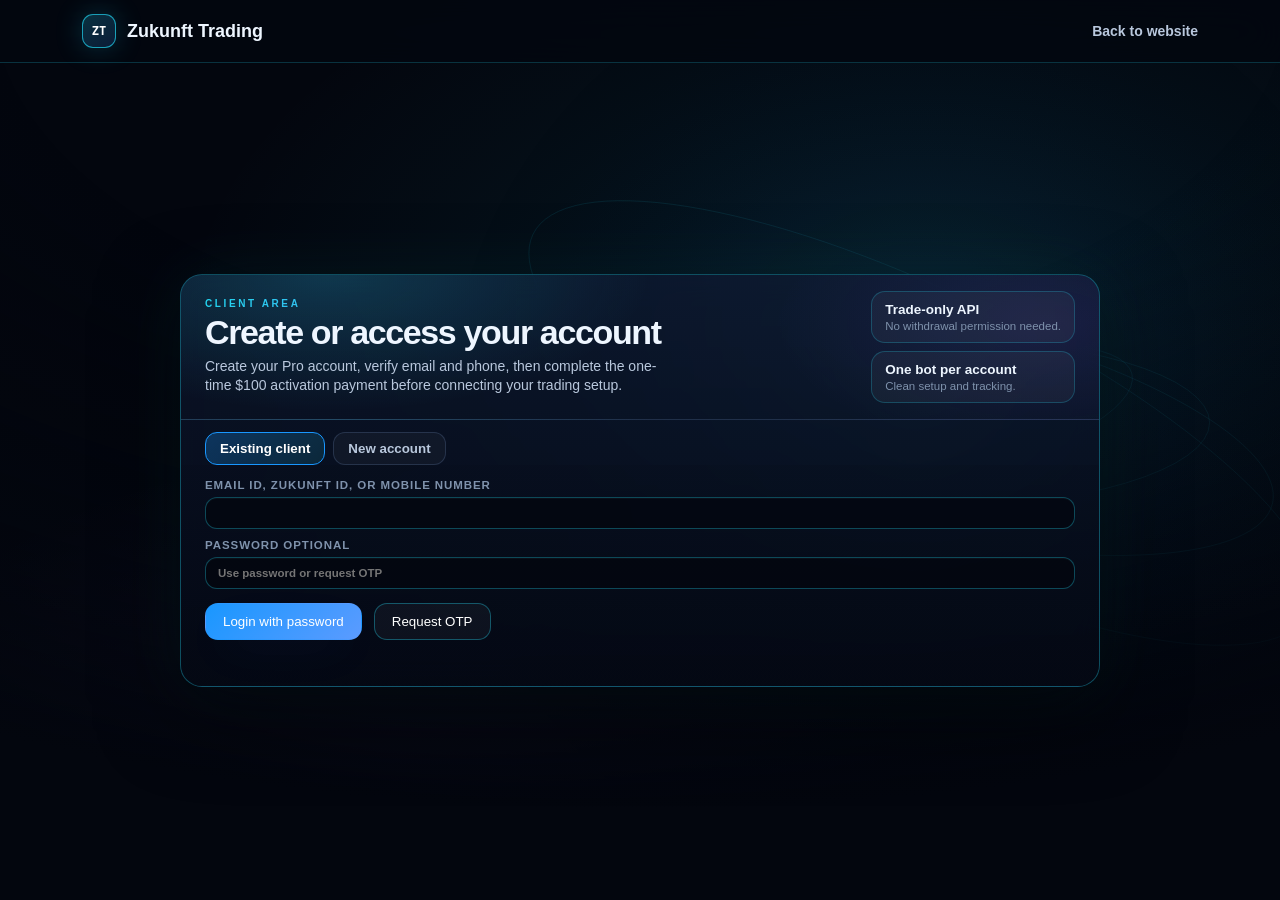
<file: account.html>
<!doctype html>
<html lang="en">
<head>
<meta charset="utf-8">
<title>Zukunft Trading - Account Signup / Login</title>
<meta name="viewport" content="width=device-width, initial-scale=1">
<style>
  :root{--ground:#03060E;--surface:rgba(255,255,255,.045);--line:rgba(140,175,235,.18);--line-2:rgba(34,211,238,.36);--ink:#EEF6FF;--ink-soft:#B9C8DD;--muted:#7F92AC;--accent:#1997FF;--accent-2:#22D3EE;--iris:#8B5CF6;--up:#22D08A;--bad:#FF5B7A}
  *{box-sizing:border-box}html{min-height:100%;background:var(--ground)}body{margin:0;min-height:100svh;color:var(--ink);font-family:-apple-system,BlinkMacSystemFont,"Segoe UI",Roboto,Helvetica,Arial,sans-serif;background:radial-gradient(1200px 700px at 72% 36%,rgba(34,211,238,.1),transparent 62%),radial-gradient(820px 480px at 30% 84%,rgba(139,92,246,.1),transparent 64%),var(--ground);overflow-x:hidden}
  canvas{position:fixed;inset:0;width:100vw;height:100vh;pointer-events:none;z-index:0;opacity:.9;will-change:opacity}
  .vignette{position:fixed;inset:0;z-index:1;pointer-events:none;background:radial-gradient(120% 90% at 50% 0%,transparent 42%,rgba(3,6,14,.58) 82%,var(--ground) 100%)}
  .page{position:relative;z-index:2;min-height:100svh;display:grid;place-items:center;padding:66px 22px 6px}
  .top{position:fixed;left:0;right:0;top:0;z-index:5;border-bottom:1px solid rgba(34,211,238,.22);background:rgba(3,7,16,.8);backdrop-filter:blur(18px)}
  .top-in{height:62px;display:flex;align-items:center;justify-content:space-between;gap:18px;width:min(1160px,100%);margin:auto;padding:0 22px}
  .brand{display:flex;align-items:center;gap:11px;font-weight:850;font-size:18px}.brand-mark{width:34px;height:34px;border-radius:11px;display:grid;place-items:center;font:850 12px ui-monospace,monospace;color:#fff;background:linear-gradient(145deg,rgba(34,211,238,.22),rgba(59,130,246,.18));border:1px solid rgba(34,211,238,.7);box-shadow:0 0 28px rgba(34,211,238,.22)}
  .back{color:var(--ink-soft);text-decoration:none;font-weight:750;font-size:14px}.back:hover{color:#fff}
  .auth-card{width:min(920px,100%);border:1px solid rgba(34,211,238,.34);border-radius:22px;background:linear-gradient(180deg,rgba(14,25,49,.78),rgba(5,10,22,.86));box-shadow:0 24px 80px rgba(0,0,0,.58),0 0 70px rgba(34,211,238,.08);overflow:hidden;backdrop-filter:blur(14px)}
  .auth-head{display:grid;grid-template-columns:1fr auto;gap:16px;align-items:center;padding:16px 24px;border-bottom:1px solid var(--line);background:radial-gradient(520px 220px at 16% 0%,rgba(34,211,238,.18),transparent 62%),radial-gradient(420px 200px at 94% 34%,rgba(139,92,246,.11),transparent 64%)}
  .kicker{margin:0 0 6px;font-size:10px;font-weight:800;letter-spacing:.26em;text-transform:uppercase;background:linear-gradient(90deg,var(--accent-2),var(--iris));-webkit-background-clip:text;background-clip:text;color:transparent}
  h1{margin:0;font-size:clamp(25px,3vw,34px);line-height:1;letter-spacing:-.04em}.lead{margin:8px 0 0;color:var(--ink-soft);font-size:14px;max-width:60ch;line-height:1.38}
  .tabs{display:flex;gap:8px;padding:12px 24px 0}.tab{border:1px solid var(--line);background:rgba(255,255,255,.035);color:var(--ink-soft);padding:8px 14px;border-radius:12px;cursor:pointer;font-weight:800}.tab.active{color:#fff;border-color:var(--accent);background:linear-gradient(135deg,rgba(25,151,255,.28),rgba(34,211,238,.12))}
  .auth-body{padding:14px 24px 18px;background:linear-gradient(180deg,rgba(3,7,16,.12),rgba(3,7,16,.34))}.auth-pane{display:none}.auth-pane.active{display:block}.form-grid{display:grid;grid-template-columns:repeat(4,1fr);gap:10px}.form-grid>label:not(.full){grid-column:span 1}.full{grid-column:1/-1}.form-grid>.country-field{grid-column:1 / span 2}.form-grid>label:has(#signupEmail){grid-column:3 / span 2}.form-grid>.phone-grid{grid-column:1 / span 2}.form-grid>label:has(#signupPass){grid-column:3 / span 1}.form-grid>label:has(#signupPass2){grid-column:4 / span 1}
  label{display:grid;gap:6px;font-size:11.5px;color:var(--muted);font-weight:800;text-transform:uppercase;letter-spacing:.08em}
  input,select{width:100%;border:1px solid rgba(34,211,238,.32);border-radius:12px;background:rgba(3,6,14,.72);color:#fff;padding:9px 12px;font:inherit;outline:none;box-shadow:inset 0 1px 0 rgba(255,255,255,.03);color-scheme:dark}input:focus,select:focus{border-color:var(--accent-2);box-shadow:0 0 0 3px rgba(34,211,238,.12),0 0 28px rgba(34,211,238,.08)}input[readonly]{opacity:.78}input[type="date"]::-webkit-calendar-picker-indicator{filter:invert(1) brightness(1.7);opacity:.75;cursor:pointer}
  .combo-field{position:relative}.combo-wrap{position:relative}.combo-wrap input{padding-right:42px}.combo-wrap:after{content:"";position:absolute;right:15px;top:50%;width:8px;height:8px;border-right:2px solid #C9D8EF;border-bottom:2px solid #C9D8EF;transform:translateY(-70%) rotate(45deg);pointer-events:none}.combo-menu{position:absolute;z-index:20;left:0;right:0;top:calc(100% + 7px);display:none;max-height:124px;overflow:auto;border:1px solid rgba(34,211,238,.34);border-radius:16px;background:linear-gradient(180deg,rgba(10,22,42,.98),rgba(4,9,20,.98));box-shadow:0 28px 80px rgba(0,0,0,.58),0 0 42px rgba(34,211,238,.1);padding:6px;backdrop-filter:blur(16px)}.combo-field.open .combo-menu{display:block}.combo-option{width:100%;border:0;border-radius:11px;background:transparent;color:#DCEBFF;text-align:left;padding:8px 11px;font:800 12.5px inherit;cursor:pointer}.combo-option:hover,.combo-option.active{background:linear-gradient(135deg,rgba(25,151,255,.22),rgba(34,211,238,.1));color:#fff}.combo-empty{padding:9px 11px;color:var(--muted);font-size:12.5px}.combo-hint{display:none;margin-top:3px;color:var(--muted);font-size:10.5px;text-transform:none;letter-spacing:0;font-weight:700}.country-field.open .combo-hint,.country-field:focus-within .combo-hint{display:block}.phone-grid{display:grid;grid-template-columns:minmax(150px,.36fr) 1fr;gap:10px}.plan-choice{display:grid;grid-template-columns:1fr;gap:10px;margin:0 0 12px}.plan-card{border:1px solid var(--accent-2);border-radius:15px;background:linear-gradient(135deg,rgba(25,151,255,.22),rgba(34,211,238,.09));padding:10px 13px;box-shadow:0 0 30px rgba(34,211,238,.09)}.plan-card b{display:block;color:#fff;font-size:13.5px}.plan-card span{display:block;color:var(--muted);font-size:11px;margin-top:3px;text-transform:none;letter-spacing:0;font-weight:700}
  .rule-list{display:flex;gap:8px;flex-wrap:wrap;margin:2px 0 10px}.rule{font-size:11px;color:var(--muted);border:1px solid var(--line);border-radius:999px;padding:4px 8px}.rule.ok{color:var(--up);border-color:rgba(34,208,138,.35);background:rgba(34,208,138,.08)}
  .actions{display:flex;gap:12px;flex-wrap:wrap;margin-top:14px}.btn{border:1px solid transparent;border-radius:13px;padding:10px 17px;font:800 14px inherit;cursor:pointer;color:#fff}.btn-primary{background:linear-gradient(135deg,var(--accent),#5B9BFF);box-shadow:0 16px 44px -18px rgba(59,130,246,.9)}.btn-ghost{background:rgba(255,255,255,.04);border-color:var(--line-2)}
  .msg{min-height:18px;color:var(--muted);font-size:12.5px;margin-top:10px}.msg.err{color:var(--bad)}.otp-box,.success-box{display:none;margin-top:12px;padding:12px 14px;border-radius:14px;border:1px solid var(--line);background:rgba(255,255,255,.035);color:var(--ink-soft)}.otp-box.show,.success-box.show{display:block}.success-box{border-color:rgba(34,208,138,.35);background:rgba(34,208,138,.09);color:#BDF7DD}.demo-code{font-family:ui-monospace,monospace;color:#fff;font-weight:850}
  .aside{display:grid;gap:8px;align-content:start;min-width:200px}.mini-card{border:1px solid rgba(34,211,238,.24);border-radius:14px;padding:10px 13px;background:rgba(255,255,255,.04)}.mini-card b{display:block;font-size:13.5px}.mini-card span{display:block;color:var(--muted);font-size:11.5px;margin-top:3px}
  @media(max-width:780px){.auth-head{grid-template-columns:1fr}.aside{grid-template-columns:1fr 1fr}.form-grid,.plan-choice,.phone-grid{grid-template-columns:1fr}.form-grid>label:not(.full),.form-grid>.country-field,.form-grid>label:has(#signupEmail),.form-grid>.phone-grid,.form-grid>label:has(#signupPass),.form-grid>label:has(#signupPass2){grid-column:auto}.page{padding-top:82px}.tabs,.auth-body,.auth-head{padding-left:20px;padding-right:20px}}
  @media(max-width:520px){.page{padding:68px 10px 8px}.top-in{height:56px;padding:0 14px}.brand{font-size:15px}.back{font-size:13px}.auth-card{border-radius:18px}.auth-head{padding:13px 15px}.aside{display:none}.kicker{font-size:9.5px;margin-bottom:5px}h1{font-size:25px}.lead{font-size:12.5px;line-height:1.35;margin-top:7px}.tabs{padding:10px 14px 0}.tab{padding:8px 10px;font-size:13px}.auth-body{padding:12px 14px 14px}.plan-choice{grid-template-columns:1fr;gap:8px;margin-bottom:10px}.plan-card{padding:9px 10px;border-radius:13px}.plan-card b{font-size:12.5px}.plan-card span{display:none}.form-grid{grid-template-columns:repeat(2,1fr);gap:9px}.form-grid>label:not(.full){grid-column:span 1}.form-grid>.country-field,.form-grid>label:has(#signupEmail),.form-grid>.phone-grid{grid-column:1 / -1}.form-grid>label:has(#signupPass){grid-column:1 / span 1}.form-grid>label:has(#signupPass2){grid-column:2 / span 1}label{font-size:10.5px;gap:5px}input,select{padding:8px 10px;font-size:13px}.rule-list{gap:6px;margin-bottom:8px}.rule{font-size:10px;padding:3px 7px}.actions{margin-top:10px}.btn{padding:9px 13px;font-size:13px}.phone-grid{grid-template-columns:1fr 1fr}}
  @media(max-width:380px){.page{padding:60px 8px 4px}.top-in{height:52px}.auth-head{padding:10px 12px}.kicker{display:none}h1{font-size:22px}.lead{display:none}.tabs{padding:8px 12px 0}.tab{padding:7px 9px;font-size:12px}.auth-body{padding:9px 12px 10px}.plan-choice{margin-bottom:7px}.plan-card{padding:7px 9px}.plan-card b{font-size:11.5px}.form-grid{gap:7px}label{font-size:9.5px;gap:4px}input,select{padding:6px 8px;font-size:12px;border-radius:10px}.combo-menu{max-height:96px}.rule-list{margin:0 0 5px}.rule{font-size:9px;padding:2px 6px}.actions{margin-top:7px}.btn{padding:8px 11px;font-size:12px}.msg{min-height:14px;margin-top:6px;font-size:11px}}
</style>
</head>
<body>
<canvas id="bg" aria-hidden="true"></canvas>
<div class="vignette" aria-hidden="true"></div>
<header class="top">
  <div class="top-in">
    <div class="brand"><span class="brand-mark">ZT</span><span>Zukunft Trading</span></div>
    <a class="back" href="zukunft-trading.html">Back to website</a>
  </div>
</header>
<main class="page">
  <section class="auth-card">
    <div class="auth-head">
      <div>
        <p class="kicker">Client area</p>
        <h1>Create or access your account</h1>
        <p class="lead">Create your Pro account, verify email and phone, then complete the one-time $100 activation payment before connecting your trading setup.</p>
      </div>
      <div class="aside">
        <div class="mini-card"><b>Trade-only API</b><span>No withdrawal permission needed.</span></div>
        <div class="mini-card"><b>One bot per account</b><span>Clean setup and tracking.</span></div>
      </div>
    </div>
    <div class="tabs" role="tablist">
      <button class="tab active" data-tab="login" type="button">Existing client</button>
      <button class="tab" data-tab="signup" type="button">New account</button>
    </div>
    <div class="auth-body">
      <form class="auth-pane" id="signupPane">
        <div class="plan-choice" aria-label="Account type"><div class="plan-card"><b>Pro Live - $100 one time</b><span>Live Binance Futures connection, dashboard and bot control</span></div></div>
        <div class="form-grid">
          <label>First name<input id="firstName" autocomplete="given-name" required></label>
          <label>Last name<input id="lastName" autocomplete="family-name" required></label>
          <label>Date of birth<input id="dob" type="date" required></label>
          <label>Age<input id="age" readonly placeholder="Auto"></label>
          <label class="full combo-field" id="countryField">Country of residence<span class="combo-wrap"><input id="country" autocomplete="off" placeholder="Search or type your country" required></span><span class="combo-menu" id="countryMenu"></span><span class="combo-hint">If your country is not listed, type it and it will be saved for next time.</span></label>
          <label>Email ID<input id="signupEmail" type="email" autocomplete="email" required></label>
          <div class="phone-grid">
            <label class="combo-field" id="phoneCodeField">Extension<span class="combo-wrap"><input id="phoneCode" autocomplete="off" placeholder="+49 Germany" required></span><span class="combo-menu" id="phoneCodeMenu"></span></label>
            <label>Mobile number<input id="signupPhone" type="tel" autocomplete="tel" placeholder="170 0000000" required></label>
          </div>
          <label>Password<input id="signupPass" type="password" autocomplete="new-password" required></label>
          <label>Repeat password<input id="signupPass2" type="password" autocomplete="new-password" required></label>
          <div class="full"><div class="rule-list" id="rules"><span class="rule" data-rule="len">8+ characters</span><span class="rule" data-rule="cap">1 capital letter</span><span class="rule" data-rule="num">1 number</span><span class="rule" data-rule="match">Passwords match</span></div></div>
        </div>
        <div class="actions"><button class="btn btn-primary" type="submit">Create account</button></div>
        <div class="msg" id="signupMsg"></div>
        <div class="otp-box" id="signupOtp"><p id="emailOtpText">Email OTP sent. Check your inbox and enter the code below.</p><p id="phoneOtpText">Phone OTP sent. Enter the phone code below.</p><div class="form-grid"><label>Email OTP<input id="emailOtp" inputmode="numeric" maxlength="6"></label><label id="phoneOtpField">Phone OTP<input id="phoneOtp" inputmode="numeric" maxlength="6"></label></div><div class="actions"><button class="btn btn-primary" type="button" id="verifySignup">Verify and continue</button></div></div>
        <div class="success-box" id="signupSuccess">Account verified. Login to continue to the secure payment page.</div>
      </form>
      <form class="auth-pane active" id="loginPane">
        <div class="form-grid">
          <label class="full">Email ID, Zukunft ID, or mobile number<input id="loginId" autocomplete="username" required></label>
          <label class="full">Password optional<input id="loginPass" type="password" autocomplete="current-password" placeholder="Use password or request OTP"></label>
        </div>
        <div class="actions"><button class="btn btn-primary" type="submit">Login with password</button><button class="btn btn-ghost" type="button" id="requestLoginOtp">Request OTP</button></div>
        <div class="msg" id="loginMsg"></div>
        <div class="otp-box" id="loginOtpBox"><p>Login OTP sent. Check your email and enter the code below.</p><label>OTP<input id="loginOtp" inputmode="numeric" maxlength="6"></label><div class="actions"><button class="btn btn-primary" type="button" id="verifyLogin">Verify login</button></div></div>
        <div class="success-box" id="loginSuccess">Login successful. Checking payment status.</div>
      </form>
    </div>
  </section>
</main>
<script>
(function(){
  var API=window.ZUKUNFT_API_URL||(location.protocol==='file:'||location.hostname==='localhost'||location.hostname==='127.0.0.1'?'http://localhost:5050':'https://zukunft-trading-backend.onrender.com'),pendingSignup=null,pendingLogin=null;
  function $(id){return document.getElementById(id)}function clean(v){return String(v||'').trim()}
  function setMsg(id,msg,err){var el=$(id);if(!el)return;el.textContent=msg||'';el.classList.toggle('err',!!err)}
  function api(path,body){return fetch(API+path,{method:'POST',headers:{'Content-Type':'application/json'},body:JSON.stringify(body)}).catch(function(){throw new Error('Backend is not running. Open D:\\Start Zukunft Account.bat and keep that window open.')}).then(function(r){return r.json().then(function(d){if(!r.ok)throw new Error(d.error||'Request failed');return d})})}
  function openNext(token){fetch(API+'/payments/status',{headers:{Authorization:'Bearer '+token}}).then(function(r){return r.json().then(function(d){if(!r.ok)throw new Error(d.error||'Could not check payment status');return d})}).then(function(d){setTimeout(function(){location.href=d.status==='active'?'portal.html':'payment.html'},500)}).catch(function(err){setMsg('loginMsg',err.message,true)})}
  function showTab(name){document.querySelectorAll('.tab').forEach(function(x){x.classList.toggle('active',x.dataset.tab===name)});$('signupPane').classList.toggle('active',name==='signup');$('loginPane').classList.toggle('active',name==='login')}
  var countryData=[
    ['Germany','+49'],['United States','+1'],['Canada','+1'],['United Kingdom','+44'],['India','+91'],['Australia','+61'],['France','+33'],['Spain','+34'],['Italy','+39'],['Netherlands','+31'],['Switzerland','+41'],['Austria','+43'],['Belgium','+32'],['Sweden','+46'],['Norway','+47'],['Denmark','+45'],['Finland','+358'],['Poland','+48'],['Portugal','+351'],['Ireland','+353'],['United Arab Emirates','+971'],['Saudi Arabia','+966'],['Singapore','+65'],['Japan','+81'],['South Korea','+82'],['China','+86'],['Brazil','+55'],['Mexico','+52'],['South Africa','+27'],['Turkey','+90'],['New Zealand','+64'],['Luxembourg','+352'],['Czech Republic','+420'],['Slovakia','+421'],['Hungary','+36'],['Romania','+40'],['Bulgaria','+359'],['Croatia','+385'],['Slovenia','+386'],['Greece','+30'],['Cyprus','+357'],['Malta','+356'],['Estonia','+372'],['Latvia','+371'],['Lithuania','+370'],['Iceland','+354'],['Liechtenstein','+423'],['Monaco','+377'],['Andorra','+376'],['Israel','+972'],['Qatar','+974'],['Kuwait','+965'],['Bahrain','+973'],['Oman','+968'],['Thailand','+66'],['Malaysia','+60'],['Indonesia','+62'],['Philippines','+63'],['Vietnam','+84'],['Taiwan','+886'],['Hong Kong','+852'],['Pakistan','+92'],['Bangladesh','+880'],['Sri Lanka','+94'],['Nepal','+977'],['Egypt','+20'],['Morocco','+212'],['Nigeria','+234'],['Kenya','+254'],['Ghana','+233'],['Argentina','+54'],['Chile','+56'],['Colombia','+57'],['Peru','+51'],['Uruguay','+598'],['Russia','+7'],['Ukraine','+380'],['Serbia','+381'],['Georgia','+995'],['Armenia','+374']
  ].map(function(x){return {name:x[0],code:x[1]}});
  try{JSON.parse(localStorage.getItem('ztCountries')||'[]').forEach(function(c){if(c&&!countryData.some(function(d){return d.name===c}))countryData.push({name:c,code:''})})}catch(e){}
  countryData.sort(function(a,b){return a.name.localeCompare(b.name)});
  function saveCountry(v){v=clean(v);if(v&&!countryData.some(function(d){return d.name===v})){countryData.push({name:v,code:''});countryData.sort(function(a,b){return a.name.localeCompare(b.name)});localStorage.setItem('ztCountries',JSON.stringify(countryData.filter(function(d){return !d.code}).map(function(d){return d.name})))}renderCountries();renderPhoneCodes()}
  function renderMenu(menuId,items,query,emptyText,choose){var menu=$(menuId);menu.innerHTML='';var q=clean(query).toLowerCase(),shown=items.filter(function(item){return !q||item.search.toLowerCase().includes(q)}).slice(0,14);shown.forEach(function(item){var b=document.createElement('button');b.type='button';b.className='combo-option';b.textContent=item.label;b.addEventListener('mousedown',function(e){e.preventDefault();choose(item)});menu.appendChild(b)});if(!shown.length){var d=document.createElement('div');d.className='combo-empty';d.textContent=emptyText;menu.appendChild(d)}}
  function renderCountries(){renderMenu('countryMenu',countryData.map(function(c){return {label:c.name,search:c.name,item:c}}),$('country').value,'Press Enter to save "'+$('country').value+'"',function(item){$('country').value=item.item.name;if(item.item.code)$('phoneCode').value=item.item.code+' '+item.item.name;$('countryField').classList.remove('open')})}
  function renderPhoneCodes(){renderMenu('phoneCodeMenu',countryData.map(function(c){return {label:(c.code||'Code needed')+'  '+c.name,search:(c.code+' '+c.name),item:c}}),$('phoneCode').value,'Type country code manually',function(item){$('phoneCode').value=(item.item.code?item.item.code+' ':'')+item.item.name;$('phoneCodeField').classList.remove('open')})}
  renderCountries();renderPhoneCodes();
  $('country').addEventListener('focus',function(){$('countryField').classList.add('open');renderCountries()});
  $('country').addEventListener('input',function(){$('countryField').classList.add('open');renderCountries()});
  $('country').addEventListener('keydown',function(e){if(e.key==='Enter'){e.preventDefault();saveCountry(this.value);$('countryField').classList.remove('open')}});
  $('phoneCode').addEventListener('focus',function(){$('phoneCodeField').classList.add('open');renderPhoneCodes()});
  $('phoneCode').addEventListener('input',function(){$('phoneCodeField').classList.add('open');renderPhoneCodes()});
  document.addEventListener('mousedown',function(e){if(!$('countryField').contains(e.target))$('countryField').classList.remove('open');if(!$('phoneCodeField').contains(e.target))$('phoneCodeField').classList.remove('open')});
  function calcAge(){var d=$('dob').value;if(!d){$('age').value='';return}var b=new Date(d),n=new Date(),a=n.getFullYear()-b.getFullYear(),m=n.getMonth()-b.getMonth();if(m<0||m===0&&n.getDate()<b.getDate())a--;$('age').value=String(Math.max(0,a))}$('dob').addEventListener('change',calcAge);
  function rules(){var p=$('signupPass').value,p2=$('signupPass2').value,s={len:p.length>=8,cap:/[A-Z]/.test(p),num:/\d/.test(p),match:p&&p===p2};Object.keys(s).forEach(function(k){var el=document.querySelector('[data-rule="'+k+'"]');if(el)el.classList.toggle('ok',!!s[k])});return s.len&&s.cap&&s.num&&s.match}
  ['signupPass','signupPass2'].forEach(function(id){$(id).addEventListener('input',rules)});
  document.querySelectorAll('.tab').forEach(function(t){t.addEventListener('click',function(){showTab(t.dataset.tab)})});
  $('signupPane').addEventListener('submit',function(e){e.preventDefault();if(!rules()){setMsg('signupMsg','Password must be 8+ characters with 1 capital letter, 1 number, and both entries must match.',true);return}saveCountry($('country').value);setMsg('signupMsg','Requesting OTP...',false);api('/auth/signup',{accountType:'pro_live',firstName:clean($('firstName').value),lastName:clean($('lastName').value),dob:$('dob').value,age:Number($('age').value||0),country:clean($('country').value),email:clean($('signupEmail').value),phoneCode:clean($('phoneCode').value),phone:clean($('signupPhone').value),password:$('signupPass').value}).then(function(d){pendingSignup=d;var needsPhone=!!d.phoneOtpSent;$('phoneOtpText').style.display=needsPhone?'block':'none';$('phoneOtpField').style.display=needsPhone?'grid':'none';$('phoneOtp').value='';$('signupOtp').classList.add('show');setMsg('signupMsg',needsPhone?'OTP sent. Verify email and phone to create your Pro account.':'Email OTP sent. Verify your email to create your Pro account.',false)}).catch(function(err){setMsg('signupMsg',err.message,true)})});
  $('verifySignup').addEventListener('click',function(){if(!pendingSignup){setMsg('signupMsg','Request OTP first.',true);return}api('/auth/verify-signup',{signupRequestId:pendingSignup.signupRequestId,emailOtp:clean($('emailOtp').value),phoneOtp:clean($('phoneOtp').value)}).then(function(d){localStorage.removeItem('ztToken');$('signupSuccess').textContent='Account created. Your Zukunft ID is '+d.customerNumber+'. Please login now.';$('signupSuccess').classList.add('show');setMsg('signupMsg','Verified. Account created, but portal access needs login OTP.',false);$('loginId').value=d.customerNumber||clean($('signupEmail').value);$('loginPass').value='';$('loginOtp').value='';pendingLogin=null;$('loginOtpBox').classList.remove('show');setTimeout(function(){showTab('login');setMsg('loginMsg','Login with your password. We will send an OTP before portal access.',false)},900)}).catch(function(err){setMsg('signupMsg',err.message,true)})});
  $('loginPane').addEventListener('submit',function(e){e.preventDefault();setMsg('loginMsg','Checking account...',false);api('/auth/login',{identifier:clean($('loginId').value),password:$('loginPass').value}).then(function(d){pendingLogin=d;$('loginOtp').value='';$('loginOtpBox').classList.add('show');$('loginSuccess').classList.remove('show');setMsg('loginMsg','Password verified. OTP sent to your email. Enter it to open portal.',false)}).catch(function(err){setMsg('loginMsg',err.message,true)})});
  $('requestLoginOtp').addEventListener('click',function(){setMsg('loginMsg','Sending OTP...',false);api('/auth/request-login-otp',{identifier:clean($('loginId').value)}).then(function(d){pendingLogin=d;$('loginOtpBox').classList.add('show');setMsg('loginMsg','OTP sent. Check your email.',false)}).catch(function(err){setMsg('loginMsg',err.message,true)})});
  $('verifyLogin').addEventListener('click',function(){if(!pendingLogin){setMsg('loginMsg','Request OTP first.',true);return}api('/auth/verify-login-otp',{userId:pendingLogin.userId,loginOtp:clean($('loginOtp').value)}).then(function(d){localStorage.setItem('ztToken',d.token);$('loginSuccess').textContent='Login successful. Checking payment status...';$('loginSuccess').classList.add('show');setMsg('loginMsg','Verified.',false);openNext(d.token)}).catch(function(err){setMsg('loginMsg',err.message,true)})});
  var cv=$('bg'),ctx=cv.getContext('2d'),mx=0,my=0,tmx=0,tmy=0,reduce=matchMedia('(prefers-reduced-motion: reduce)').matches;
  function resize(){cv.width=innerWidth;cv.height=innerHeight}resize();addEventListener('resize',resize);
  addEventListener('pointermove',function(e){tmx=(e.clientX/innerWidth-.5)*2;tmy=(e.clientY/innerHeight-.5)*2},{passive:true});
  function frame(t){mx+=(tmx-mx)*.035;my+=(tmy-my)*.035;ctx.clearRect(0,0,cv.width,cv.height);var W=cv.width,H=cv.height,cx=W*.72+mx*18,cy=H*.47+my*12,r=Math.min(W,H);var g=ctx.createRadialGradient(cx,cy,0,cx,cy,r*.58);g.addColorStop(0,'rgba(34,211,238,.105)');g.addColorStop(.46,'rgba(59,130,246,.035)');g.addColorStop(1,'transparent');ctx.fillStyle=g;ctx.fillRect(0,0,W,H);ctx.strokeStyle='rgba(34,211,238,.11)';ctx.lineWidth=1;for(var i=0;i<4;i++){ctx.beginPath();ctx.ellipse(cx,cy,r*(.24+i*.08),r*(.07+i*.025),(-17+i*13+(reduce?0:t*.003))*Math.PI/180,0,Math.PI*2);ctx.stroke()}if(!reduce)requestAnimationFrame(frame)}requestAnimationFrame(frame);
})();
</script>
</body>
</html>
</file>
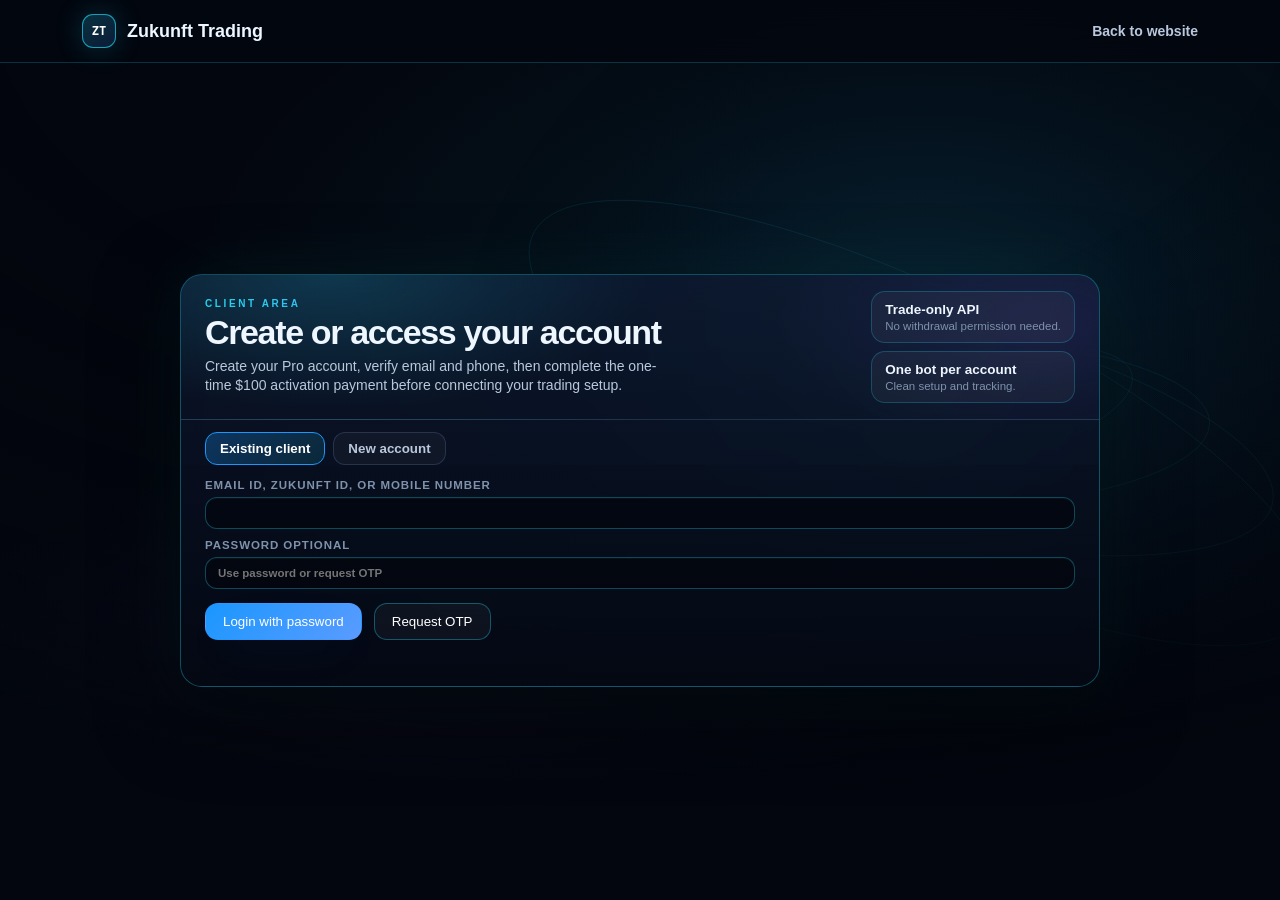
<file: payment.html>
<!doctype html>
<html lang="en">
<head>
<meta charset="utf-8">
<meta name="viewport" content="width=device-width,initial-scale=1">
<title>Activate Pro | Zukunft Trading</title>
<style>
:root{--bg:#030712;--panel:#0a1427;--line:rgba(148,177,226,.2);--ink:#f5f9ff;--soft:#c3d2e9;--muted:#8293b0;--cyan:#22d3ee;--blue:#1997ff;--good:#51e6a8;--bad:#ff8ba0}*{box-sizing:border-box}html{background:var(--bg);min-height:100%}body{margin:0;min-height:100svh;color:var(--ink);font-family:-apple-system,BlinkMacSystemFont,"Segoe UI",Roboto,Helvetica,Arial,sans-serif;background:radial-gradient(900px 560px at 72% 18%,rgba(34,211,238,.13),transparent 64%),radial-gradient(720px 520px at 18% 86%,rgba(25,151,255,.1),transparent 65%),var(--bg)}.top{border-bottom:1px solid var(--line);background:rgba(3,7,18,.82);backdrop-filter:blur(16px)}.top-in{width:min(1120px,100%);height:66px;margin:auto;padding:0 22px;display:flex;align-items:center;justify-content:space-between}.brand{font-weight:950;letter-spacing:.04em}.back{color:var(--soft);text-decoration:none;font-weight:800;font-size:13px}.page{width:min(1120px,100%);margin:auto;padding:58px 22px;display:grid;grid-template-columns:1.15fr .85fr;gap:24px;align-items:start}.panel{border:1px solid rgba(34,211,238,.28);border-radius:22px;background:linear-gradient(145deg,rgba(13,28,53,.92),rgba(5,10,22,.94));box-shadow:0 30px 100px rgba(0,0,0,.48);padding:28px}.kicker{margin:0 0 10px;color:var(--cyan);font-size:11px;font-weight:900;text-transform:uppercase;letter-spacing:.14em}h1{margin:0;font-size:clamp(34px,6vw,64px);line-height:.98}.gradient{background:linear-gradient(90deg,#fff,var(--cyan),#7aa7ff);-webkit-background-clip:text;background-clip:text;color:transparent}.lead{color:var(--soft);line-height:1.6;max-width:650px}.price{display:flex;align-items:end;gap:8px;margin:24px 0}.price b{font-size:56px;line-height:1}.price span{color:var(--muted);font-weight:800;padding-bottom:8px}.features{display:grid;gap:11px;margin:22px 0}.feature{display:flex;gap:10px;color:var(--soft)}.feature:before{content:"✓";color:var(--good);font-weight:950}.btn{width:100%;border:0;border-radius:14px;padding:14px 18px;background:linear-gradient(135deg,var(--blue),var(--cyan));color:#02111a;font:950 15px inherit;cursor:pointer;box-shadow:0 14px 38px rgba(34,211,238,.2)}.btn:disabled{opacity:.6;cursor:wait}.btn.secondary{margin-top:10px;background:rgba(255,255,255,.055);color:#fff;border:1px solid var(--line);box-shadow:none}.msg{min-height:20px;margin-top:13px;color:var(--muted);font-size:13px}.msg.err{color:var(--bad)}.msg.ok{color:var(--good)}.summary h2{margin-top:0}.row{display:flex;justify-content:space-between;gap:16px;padding:13px 0;border-bottom:1px solid var(--line);color:var(--muted)}.row b{color:#fff;text-align:right}.secure{margin-top:18px;padding:14px;border:1px solid rgba(81,230,168,.25);border-radius:14px;background:rgba(81,230,168,.06);color:var(--soft);font-size:13px;line-height:1.5}.risk{margin-top:18px;color:var(--muted);font-size:12px;line-height:1.55}@media(max-width:760px){.page{grid-template-columns:1fr;padding:30px 14px}.panel{padding:22px}.top-in{padding:0 16px}}
</style>
</head>
<body>
<header class="top"><div class="top-in"><div class="brand">ZUKUNFT TRADING</div><a class="back" href="account.html" id="logout">Log out</a></div></header>
<main class="page">
  <section class="panel">
    <p class="kicker">Step 2 of 3</p>
    <h1>Activate <span class="gradient">Pro Live</span></h1>
    <p class="lead">Your identity is verified. Complete the one-time Pro activation payment before connecting Binance Futures, Coinalyze and your trading capital.</p>
    <div class="price"><b>$100</b><span>USD one time</span></div>
    <div class="features"><div class="feature">Live Binance Futures connection</div><div class="feature">Mandatory Coinalyze market-data verification</div><div class="feature">Performance dashboard and bot controls</div><div class="feature">One trading bot per verified account</div></div>
    <button class="btn" id="pay" type="button">Continue to secure payment</button>
    <button class="btn secondary" id="continue" type="button" hidden>Continue to bot setup</button>
    <div class="msg" id="message">Checking your payment status...</div>
  </section>
  <aside class="panel summary">
    <h2>Order summary</h2>
    <div class="row"><span>Plan</span><b>Zukunft Trading Pro</b></div>
    <div class="row"><span>Billing</span><b>One-time payment</b></div>
    <div class="row"><span>Amount</span><b>$100 USD</b></div>
    <div class="row"><span>Next step</span><b>API and capital setup</b></div>
    <div class="secure"><b>Secure PayPal Checkout</b><br>Payment details are entered on PayPal's hosted checkout. Zukunft Trading does not receive or store your card number.</div>
    <p class="risk">Trading cryptocurrency futures involves substantial risk of loss. This payment provides access to the software and does not guarantee profits or trading results.</p>
  </aside>
</main>
<script>
(function(){
  var API=window.ZUKUNFT_API_URL||(location.protocol==='file:'||location.hostname==='localhost'||location.hostname==='127.0.0.1'?'http://localhost:5050':'https://zukunft-trading-backend.onrender.com'),token=localStorage.getItem('ztToken')||localStorage.getItem('zukunftToken'),pay=document.getElementById('pay'),next=document.getElementById('continue'),msg=document.getElementById('message');
  function setMessage(value,error,ok){msg.textContent=value;msg.className='msg'+(error?' err':ok?' ok':'')}
  function request(path,options){options=options||{};return fetch(API+path,{method:options.method||'GET',headers:{'Content-Type':'application/json',Authorization:'Bearer '+token},body:options.body?JSON.stringify(options.body):undefined}).then(function(r){return r.json().then(function(d){if(!r.ok)throw new Error(d.error||'Request failed');return d})})}
  function active(){pay.hidden=true;next.hidden=false;setMessage('Your one-time Pro activation is complete. Continue to your bot setup.',false,true)}
  function load(){if(!token){location.href='account.html';return}var params=new URLSearchParams(location.search),orderId=params.get('token');if(orderId){setMessage('Confirming PayPal payment...');request('/payments/confirm',{method:'POST',body:{orderId:orderId}}).then(function(d){if(d.active){history.replaceState(null,'','payment.html');active()}else setMessage('Payment has not completed yet. Refresh this page after finishing PayPal Checkout.',true)}).catch(function(err){setMessage(err.message,true)});return}request('/payments/status').then(function(d){if(d.status==='active')active();else if(!d.checkoutConfigured)setMessage('PayPal setup is pending. Add the PayPal Client ID and Secret in Render.',true);else setMessage(params.get('cancelled')?'Payment was cancelled. You can try again when ready.':'Your account is verified and ready for the one-time payment.')}).catch(function(err){if(/Unauthorized/i.test(err.message))location.href='account.html';else setMessage(err.message,true)})}
  pay.addEventListener('click',function(){pay.disabled=true;setMessage('Opening secure Checkout...');request('/payments/checkout',{method:'POST'}).then(function(d){if(d.active){active();return}location.href=d.checkoutUrl}).catch(function(err){setMessage(err.message,true);pay.disabled=false})});
  next.addEventListener('click',function(){location.href='portal.html'});document.getElementById('logout').addEventListener('click',function(){localStorage.removeItem('ztToken');localStorage.removeItem('zukunftToken')});load();
})();
</script>
</body>
</html>
</file>
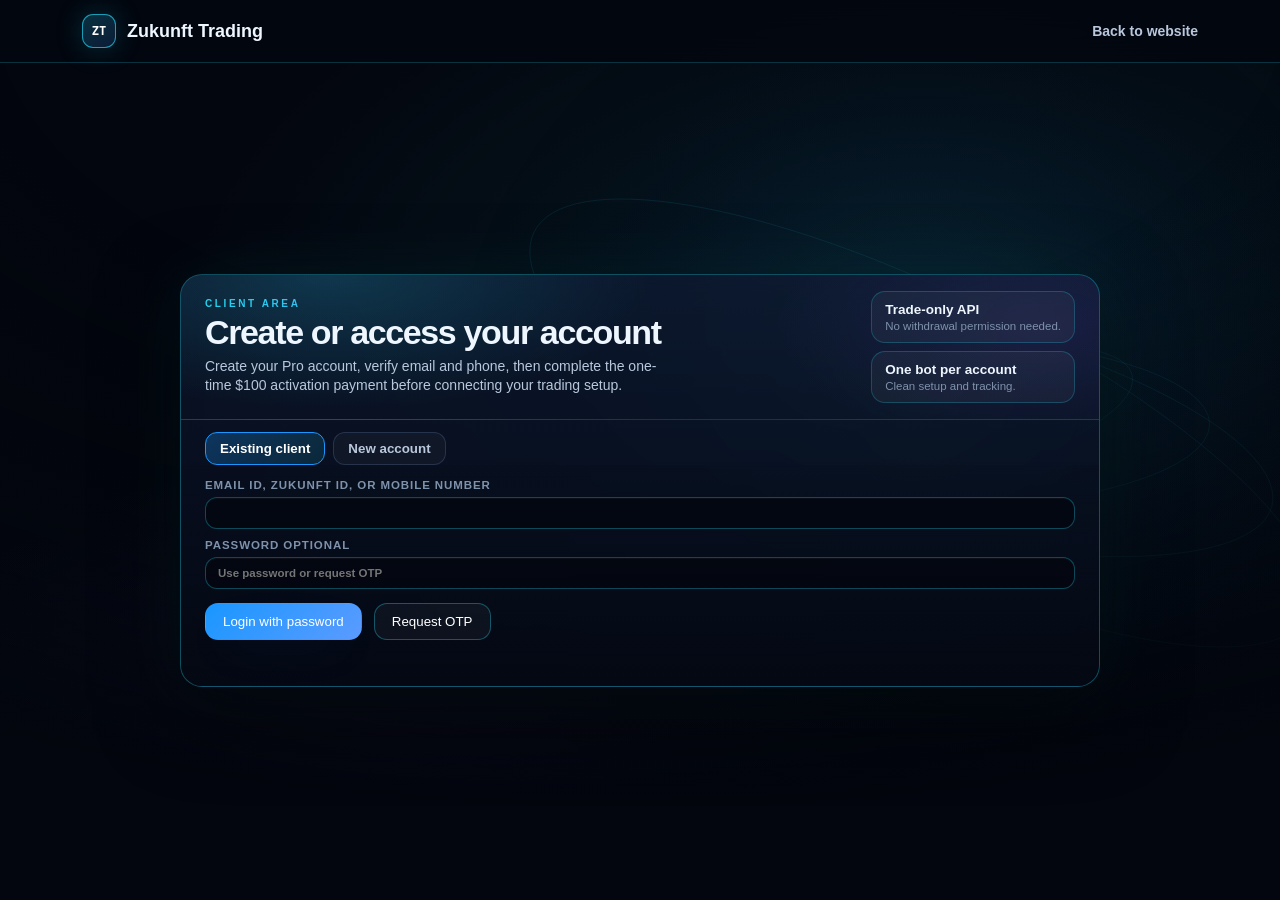
<file: portal.html>
<!doctype html>
<html lang="en">
<head><meta charset="utf-8"><meta name="viewport" content="width=device-width, initial-scale=1"><title>Connect your accounts · Zukunft Trading</title><link rel="stylesheet" href="customer.css"></head>
<body data-page="connections">
<header><a class="brand" href="portal.html"><span class="mark">ZT</span>Zukunft Trading</a><nav><a href="zukunft-trading.html">Website</a><button id="logout" class="quiet">Log out</button></nav></header>
<main>
  <div class="steps" aria-label="Setup progress"><span class="done">✓ Account activated</span><span class="current">02 Connect accounts</span><span>03 Trading interface</span></div>
  <div class="page-heading"><div><p class="eyebrow">Account connections</p><h1>Connect once. You're in control.</h1><p class="intro">Add your Binance and Coinalyze keys. Your trading controls are on the next page.</p></div><span class="account" id="accountLabel">Loading account…</span></div>
  <p id="pageMessage" class="message" role="status" aria-live="polite"></p>
  <section id="connections" class="connection-grid" aria-label="API connections"></section>
  <div class="secure-note"><span aria-hidden="true">◇</span><p><strong>Private by design.</strong> Keys are hidden on screen and saved encrypted for your customer worker. They are never returned to your browser. Change them later in Settings.</p></div>
  <footer class="next-step"><p id="progressText">Connect both services to continue.</p><button id="continue" class="primary" disabled>Continue to trading <span aria-hidden="true">→</span></button></footer>
</main><script src="customer.js" defer></script>
</body></html>
</file>
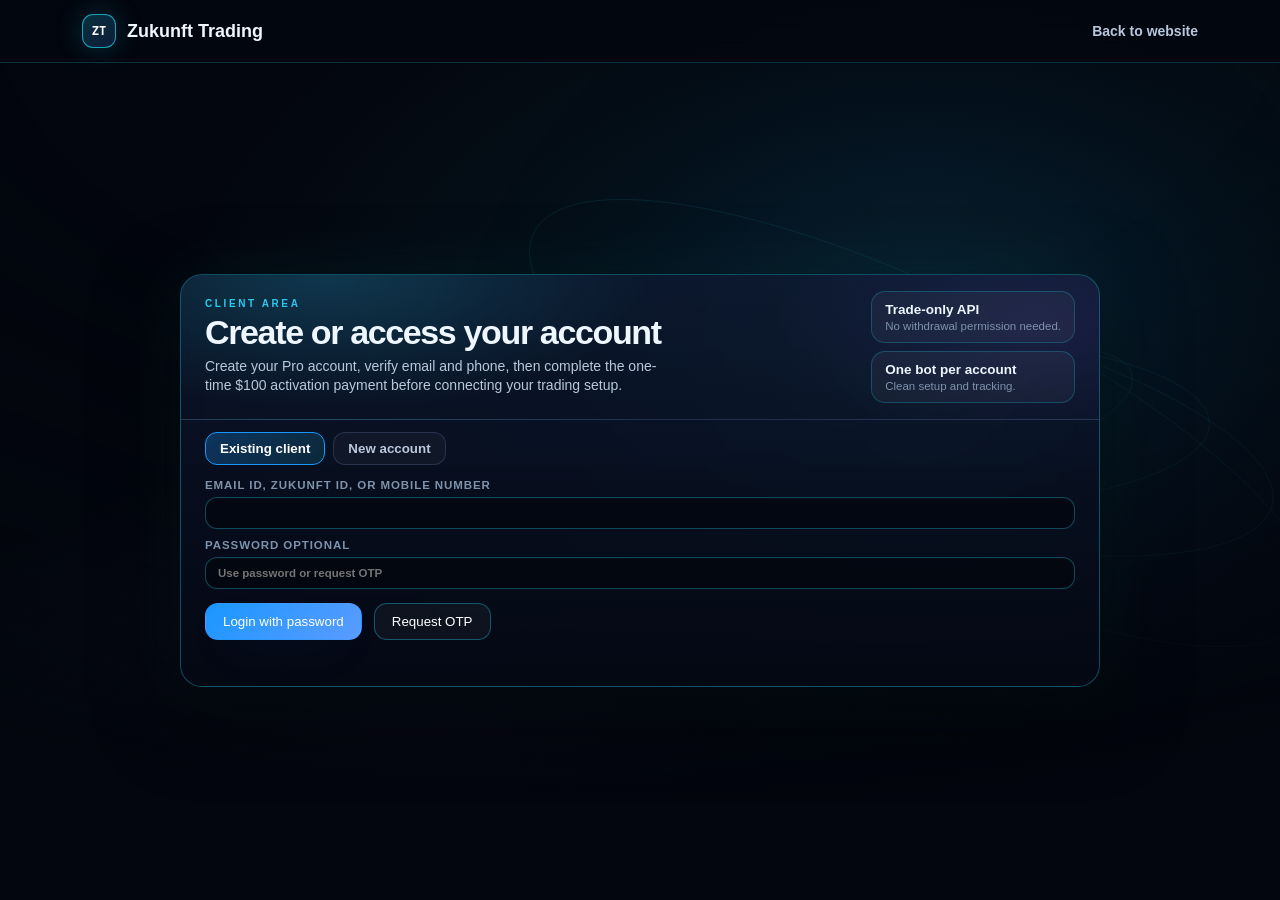
<file: trading.html>
<!doctype html>
<html lang="en">
<head><meta charset="utf-8"><meta name="viewport" content="width=device-width, initial-scale=1"><title>Your trading interface · Zukunft Trading</title><link rel="stylesheet" href="customer.css"></head>
<body data-page="trading">
<header><a class="brand" href="trading.html"><span class="mark">ZT</span>Zukunft Trading</a><nav><a href="zukunft-trading.html">Website</a><button id="openSettings" class="quiet" aria-expanded="false" aria-controls="settings">Settings</button><button id="logout" class="quiet">Log out</button></nav></header>
<main>
  <div class="page-heading"><div><p class="eyebrow">Your trading space</p><h1>Trading, at a glance.</h1><p class="intro">Your positions, exchange results and bot controls. Nothing extra.</p></div><span class="account" id="accountLabel">Loading account…</span></div>
  <p id="pageMessage" class="message" role="status" aria-live="polite"></p>
  <section id="settings" hidden class="settings"><div class="section-heading"><div><h2>API settings</h2><p id="settingsNote" class="muted">Saved keys stay hidden. Replacing keys requires paused entries and no open positions.</p></div><button id="closeSettings" class="quiet">Close settings</button></div><section id="connections" class="connection-grid" aria-label="API settings"></section></section>
  <section class="trading-controls"><div class="card"><div class="section-heading"><h2>Trading capital</h2><span class="tag">USDT</span></div><p class="muted">Choose the amount already available in your Binance Futures wallet. Minimum 100 USDT.</p><form id="capitalForm"><label for="capitalAmount">Amount in USDT</label><div class="inline-form"><input id="capitalAmount" name="trading-capital" inputmode="decimal" type="number" min="100" step="0.01" placeholder="100.00" required><button id="saveCapital" class="primary">Save amount</button></div><p id="capitalMessage" class="message" role="status"></p></form></div>
  <div class="card"><div class="section-heading"><h2>Bot controls</h2><span id="botState" class="tag">Checking</span></div><p id="workerNote" class="muted">Checking your customer worker…</p><div class="button-row"><button id="startBot" class="primary" disabled>Start bot</button><button id="pauseBot" class="quiet" disabled>Pause entries</button><button id="stopBot" class="quiet danger" disabled>Stop bot</button></div><p id="controlMessage" class="message" role="status"></p><p class="fine-print">Pause stops new entries; existing positions remain managed. Stop requires no open positions.</p></div></section>
  <section class="card trade-section"><div class="section-heading"><h2>Open trades</h2><span id="openCount" class="muted">—</span></div><div id="openPositions" class="position-list"><p class="empty">Waiting for exchange information.</p></div></section>
  <section class="card trade-section"><div class="section-heading"><div><h2>Recent closed trades</h2><p class="muted">Actual P/L from the exchange</p></div></div><div class="table-wrap"><table><thead><tr><th>When</th><th>Coin</th><th>Side</th><th>Close reason</th><th>Held for</th><th>Margin used</th><th>% on margin</th><th>P/L $ (exchange)</th></tr></thead><tbody id="closedTrades"><tr><td colspan="8" class="empty">Waiting for exchange information.</td></tr></tbody></table></div></section>
  <p class="fine-print risk">Futures trading carries substantial risk. Only use funds you can afford to lose. No returns are guaranteed.</p>
</main><script src="customer.js" defer></script>
</body></html>
</file>
<file: customer.css>
@import url('https://fonts.googleapis.com/css2?family=DM+Sans:wght@400;500;600;700&display=swap');
:root{color-scheme:dark;--bg:#080d16;--panel:#101927;--line:#263244;--text:#edf2fa;--muted:#98a8be;--accent:#55d7ca;--bad:#ffabb3;--good:#7de5b4}
*{box-sizing:border-box}body{margin:0;background:radial-gradient(ellipse at 80% 0,rgba(61,142,147,.09),transparent 45%),var(--bg);color:var(--text);font:15px/1.55 'DM Sans',system-ui,sans-serif;min-height:100vh}button,input{font:inherit}button,a,input{touch-action:manipulation}a{color:var(--accent);text-decoration:none}a:hover{text-decoration:underline}button{cursor:pointer}button:disabled{opacity:.45;cursor:not-allowed}button:focus-visible,a:focus-visible{outline:2px solid var(--accent);outline-offset:4px}[hidden]{display:none!important}
header{height:76px;border-bottom:1px solid var(--line);display:flex;align-items:center;justify-content:space-between;gap:16px;padding:0 max(24px,calc((100vw - 1120px)/2));background:#0a101b}.brand{display:flex;align-items:center;gap:12px;color:var(--text);font-weight:700;font-size:18px;white-space:nowrap}.brand:hover{text-decoration:none}.mark{display:grid;place-items:center;width:34px;height:34px;background:var(--accent);color:#08201d;border-radius:10px;font-size:12px}nav{display:flex;align-items:center;gap:20px}nav a{color:var(--muted);font-size:13px}
main{max-width:1168px;margin:auto;padding:40px 24px 56px}.steps{display:flex;gap:30px;margin:0 0 44px;color:#718098;font-size:12px;letter-spacing:.025em}.steps .done{color:var(--good)}.steps .current{color:var(--text)}.page-heading{display:flex;align-items:center;justify-content:space-between;gap:24px;margin-bottom:26px}.eyebrow{color:var(--accent);letter-spacing:.14em;text-transform:uppercase;font-size:11px;font-weight:700;margin:0 0 10px}h1{font-size:clamp(28px,3.2vw,38px);line-height:1.2;letter-spacing:-.035em;margin:0 0 12px;font-weight:600}h2{font-size:19px;line-height:1.3;margin:0;font-weight:600;letter-spacing:-.02em}.intro{color:var(--muted);margin:0;max-width:660px}.account{font-size:12px;border:1px solid var(--line);border-radius:8px;padding:9px 12px;color:var(--muted);white-space:nowrap}
.connection-grid{display:grid;grid-template-columns:1fr 1fr;gap:20px}.card{border:1px solid var(--line);border-radius:16px;background:var(--panel);padding:26px}.connection-card{display:flex;flex-direction:column}.connection-heading{display:flex;justify-content:space-between;gap:12px;align-items:center;margin-bottom:18px}.provider{display:flex;align-items:center;gap:12px}.provider-icon{width:40px;height:40px;border-radius:11px;background:#1a2638;display:grid;place-items:center;font-size:12px;font-weight:700}.provider-icon.binance{color:#f5cf58}.provider-icon.coinalyze{color:#8dbdfb}.tag{display:inline-flex;align-items:center;gap:6px;font-size:11px;font-weight:600;padding:5px 9px;border-radius:7px;background:#1b2738;color:#b9c5d7;white-space:nowrap}.tag.connected{color:var(--good);background:#15332d}.tag.error{color:var(--bad);background:#38202d}.muted{color:var(--muted);font-size:13px;margin:8px 0 20px}.connection-card>.muted{min-height:40px}.connection-card form{display:flex;flex-direction:column;gap:9px}.connection-card label,form>label{font-size:12px;color:#c2cddd;font-weight:500}input{background:#0a121e;border:1px solid #334155;border-radius:9px;color:var(--text);width:100%;min-width:0;padding:12px 14px;outline:none}input:focus{border-color:var(--accent);box-shadow:0 0 0 3px #55d7ca18}input:disabled{color:var(--muted);background:#121c29}input::placeholder{color:#6f8098}.connection-card input{margin-bottom:8px}.primary,.quiet{display:inline-flex;align-items:center;justify-content:center;gap:12px;border:1px solid var(--line);border-radius:9px;padding:11px 16px;font-size:13px;font-weight:600;line-height:1.35}.primary{background:var(--accent);border-color:var(--accent);color:#06231f}.primary:hover:not(:disabled){background:#79e6da}.quiet{background:#172235;color:var(--text)}header .quiet{background:transparent;padding:8px 12px;font-size:12px}.quiet:hover:not(:disabled){border-color:#62748e}.danger{color:var(--bad)}.connection-card .primary{margin-top:6px;align-self:flex-start}.message{font-size:13px;line-height:1.5;margin:8px 0;overflow-wrap:anywhere}.message:empty{display:none}.message.error{color:var(--bad)}.message.success{color:var(--good)}.connection-card .message{min-height:40px}.connection-card .message:empty{display:block}.provider-help{margin-top:auto;padding-top:16px;border-top:1px solid var(--line);display:flex;justify-content:space-between;gap:12px;align-items:center;font-size:12px;color:var(--muted)}.secure-note{display:flex;gap:14px;align-items:center;margin:22px 0;color:var(--muted);max-width:790px;font-size:12px}.secure-note>span{font-size:27px;color:var(--accent)}.secure-note p{margin:0}.secure-note strong{color:#c3cddd;font-weight:500}.next-step{border-top:1px solid var(--line);padding-top:24px;display:flex;justify-content:space-between;align-items:center;gap:20px}.next-step p{color:var(--muted);font-size:13px;margin:0}.next-step .primary{padding:14px 20px}
.section-heading{display:flex;justify-content:space-between;align-items:center;gap:14px;margin-bottom:16px}.section-heading p{margin-bottom:0}.settings{padding:24px;background:#0b1422;border:1px solid var(--line);border-radius:16px;margin-bottom:24px}.trading-controls{display:grid;grid-template-columns:1fr 1fr;gap:20px}.inline-form{display:flex;gap:10px;margin-top:8px}.inline-form .primary{white-space:nowrap}.button-row{display:flex;gap:10px;flex-wrap:wrap;margin:22px 0 10px}.fine-print{font-size:11px;color:var(--muted)}.trade-section{margin-top:22px}.empty{text-align:center;color:var(--muted);font-size:13px;padding:24px 10px;margin:0}.position-list{display:grid;gap:12px}.position{border:1px solid var(--line);border-radius:11px;padding:18px;background:#0c1523}.position-heading{display:flex;align-items:center;justify-content:space-between;gap:16px}.coin{font-weight:600}.side{margin-left:10px;font-size:11px;color:var(--muted);text-transform:uppercase}.position-result{text-align:right;font-size:15px;font-weight:600}.position-result small{font-size:11px;font-weight:400;color:var(--muted);display:block}.position-details{display:flex;flex-wrap:wrap;gap:18px;margin-top:18px;font-size:12px;color:#c7d3e3}.position-details span{display:grid;gap:3px}.position-details small{font-size:10px;text-transform:uppercase;letter-spacing:.06em;color:var(--muted)}.position-note{margin:14px 0 0;color:var(--muted);font-size:11px}.positive{color:var(--good)}.negative{color:var(--bad)}.table-wrap{overflow:auto}table{width:100%;border-collapse:collapse;white-space:nowrap;font-size:12px}th{text-align:left;font-weight:500;color:var(--muted);font-size:11px}td,th{padding:14px 12px;border-bottom:1px solid var(--line)}.risk{margin-top:24px}
@media(max-width:800px){.page-heading{align-items:flex-start;flex-direction:column}.connection-grid,.trading-controls{grid-template-columns:1fr}.connection-card>.muted{min-height:0}.steps{gap:18px;font-size:11px;margin-bottom:30px}main{padding-top:28px}.account{display:none}}
@media(max-width:480px){header{padding:0 16px;height:66px}.brand{font-size:14px;gap:8px}.mark{width:29px;height:29px}nav{gap:8px}nav>a{display:none}header .quiet{padding:7px 9px}main{padding:26px 16px 40px}.card{padding:20px}.steps{gap:14px;flex-wrap:wrap}.steps span{font-size:10px}.next-step{align-items:stretch;flex-direction:column}.next-step .primary{width:100%}.connection-heading{gap:8px}.provider{gap:9px}h2{font-size:17px}.settings{padding:16px}.settings>.section-heading{align-items:flex-start;flex-direction:column}.inline-form{flex-direction:column}.position-heading{align-items:flex-start}.position-result{font-size:13px}.provider-help{align-items:flex-start;flex-direction:column}}
</file>
